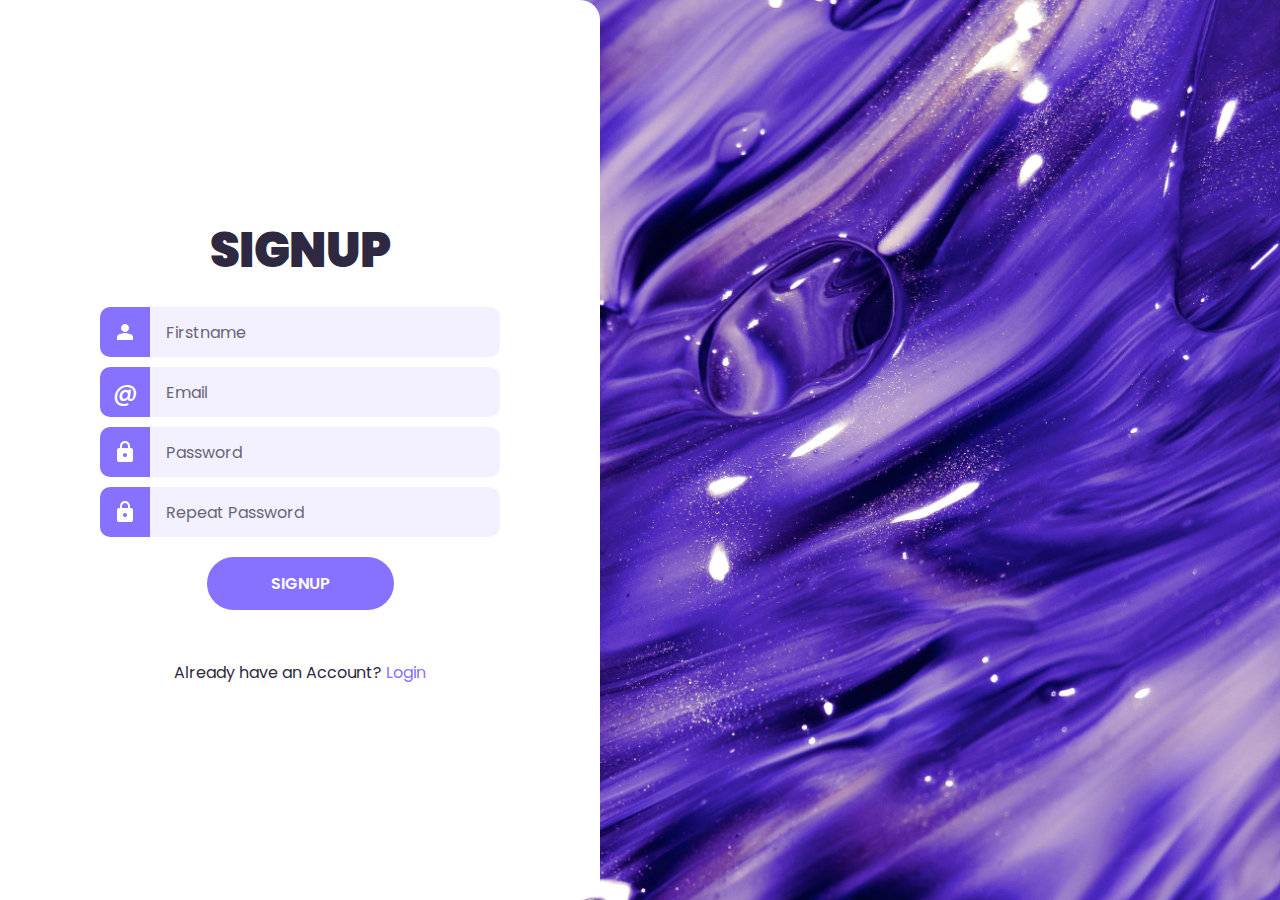
<file: index.html>
<!DOCTYPE html>
<html lang="en">
<head>
    <meta charset="UTF-8">
    <meta name="viewport" content="width=device-width, initial-scale=1.0">
    <title>Signup</title>
    <link rel="stylesheet" href="style.css">
    <link rel="preconnect" href="https://fonts.googleapis.com">
<link rel="preconnect" href="https://fonts.gstatic.com" crossorigin>
<link href="https://fonts.googleapis.com/css2?family=Poppins:ital,wght@0,100;0,200;0,300;0,400;0,500;0,600;0,700;0,800;0,900;1,100;1,200;1,300;1,400;1,500;1,600;1,700;1,800;1,900&display=swap" rel="stylesheet">
</head>
<body>
    <div class="wrapper">
        <h1>Signup</h1>
        <p id="error-message"></p>
        <form id="former">
            <div>
                <label for="firstname-input">
                    <svg xmlns="http://www.w3.org/2000/svg" height="24px" viewBox="0 -960 960 960" width="24px"><path d="M480-480q-66 0-113-47t-47-113q0-66 47-113t113-47q66 0 113 47t47 113q0 66-47 113t-113 47ZM160-160v-112q0-34 17.5-62.5T224-378q62-31 126-46.5T480-440q66 0 130 15.5T736-378q29 15 46.5 43.5T800-272v112H160Z"/></svg>
                </label>
                <input type="text" name="firstname" id="firstname-input" placeholder="Firstname">
            </div>
            <div>
                <label for="email-input">
                    <span>@</span>
                </label>
                <input type="email" name="email" id="email-input" placeholder="Email">
            </div>
            <div>
                <label for="password-input">
                    <svg xmlns="http://www.w3.org/2000/svg" height="24px" viewBox="0 -960 960 960" width="24px"><path d="M240-80q-33 0-56.5-23.5T160-160v-400q0-33 23.5-56.5T240-640h40v-80q0-83 58.5-141.5T480-920q83 0 141.5 58.5T680-720v80h40q33 0 56.5 23.5T800-560v400q0 33-23.5 56.5T720-80H240Zm240-200q33 0 56.5-23.5T560-360q0-33-23.5-56.5T480-440q-33 0-56.5 23.5T400-360q0 33 23.5 56.5T480-280ZM360-640h240v-80q0-50-35-85t-85-35q-50 0-85 35t-35 85v80Z"/></svg>
                </label>
                <input type="password" name="password" id="password-input" placeholder="Password">
            </div>
            <div>
                <label for="repeat-password-input">
                    <svg xmlns="http://www.w3.org/2000/svg" height="24px" viewBox="0 -960 960 960" width="24px"><path d="M240-80q-33 0-56.5-23.5T160-160v-400q0-33 23.5-56.5T240-640h40v-80q0-83 58.5-141.5T480-920q83 0 141.5 58.5T680-720v80h40q33 0 56.5 23.5T800-560v400q0 33-23.5 56.5T720-80H240Zm240-200q33 0 56.5-23.5T560-360q0-33-23.5-56.5T480-440q-33 0-56.5 23.5T400-360q0 33 23.5 56.5T480-280ZM360-640h240v-80q0-50-35-85t-85-35q-50 0-85 35t-35 85v80Z"/></svg>
                </label>
                <input type="password" name="repeat-password" id="repeat-password-input" placeholder="Repeat Password">
            </div>
            <button type="submit">Signup</button>
        </form>
        <p>Already have an Account? <a href="login.html">Login</a></p>
    </div>
    <script type = "text/javascript" src="script.js" defer></script>
</body>
</html>
</file>
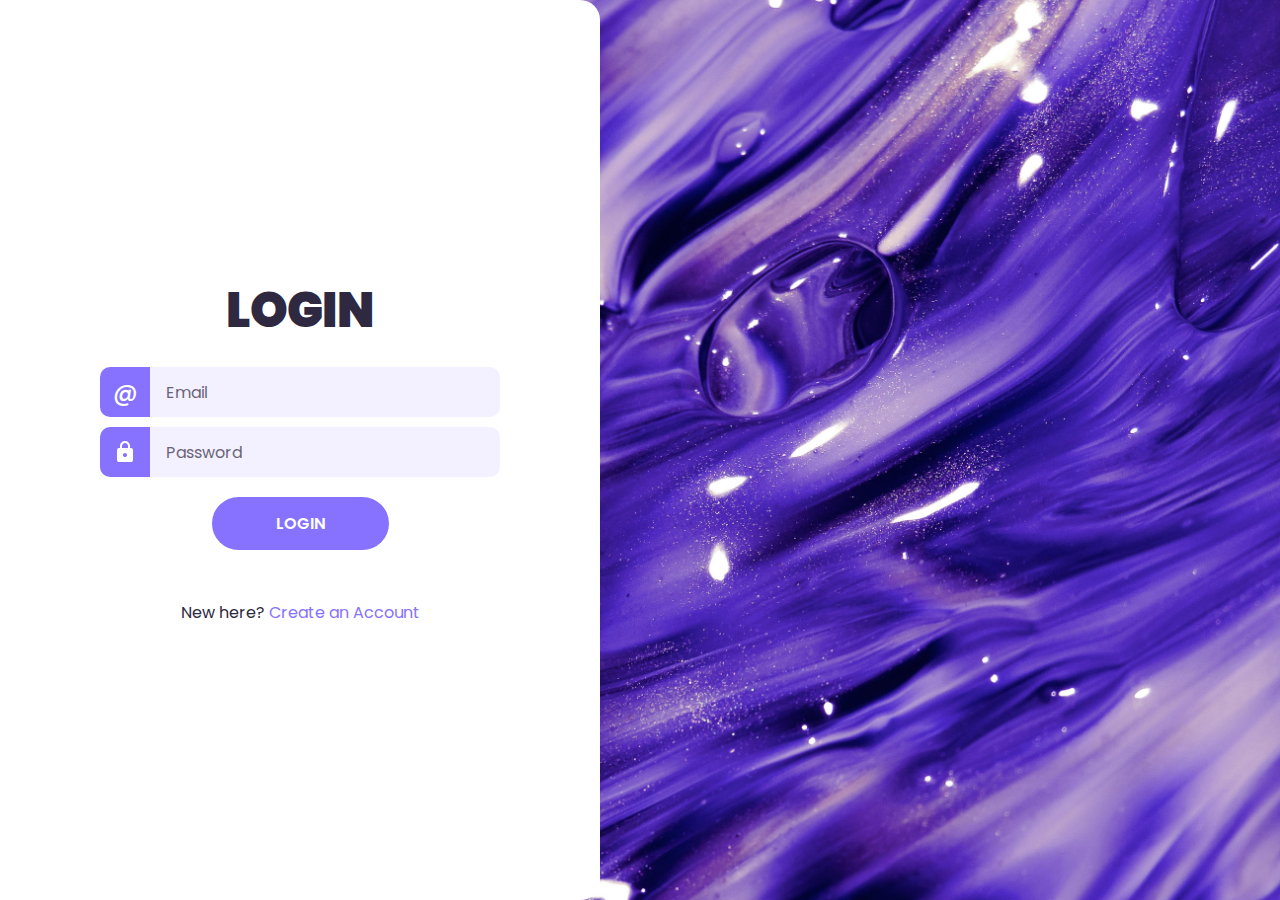
<file: login.html>
<!DOCTYPE html>
<html lang="en">
<head>
    <meta charset="UTF-8">
    <meta name="viewport" content="width=device-width, initial-scale=1.0">
    <title>Signup</title>
    <link rel="stylesheet" href="style.css">
    <link rel="preconnect" href="https://fonts.googleapis.com">
<link rel="preconnect" href="https://fonts.gstatic.com" crossorigin>
<link href="https://fonts.googleapis.com/css2?family=Poppins:ital,wght@0,100;0,200;0,300;0,400;0,500;0,600;0,700;0,800;0,900;1,100;1,200;1,300;1,400;1,500;1,600;1,700;1,800;1,900&display=swap" rel="stylesheet">
</head>
<body>
    <div class="wrapper">
        <h1>Login</h1>
        <p id="error-message"></p>
        <form id="former">
            <div>
                <label for="email-input">
                    <span>@</span>
                </label>
                <input type="email" name="email" id="email-input" placeholder="Email">
            </div>
            <div>
                <label for="password-input">
                    <svg xmlns="http://www.w3.org/2000/svg" height="24px" viewBox="0 -960 960 960" width="24px"><path d="M240-80q-33 0-56.5-23.5T160-160v-400q0-33 23.5-56.5T240-640h40v-80q0-83 58.5-141.5T480-920q83 0 141.5 58.5T680-720v80h40q33 0 56.5 23.5T800-560v400q0 33-23.5 56.5T720-80H240Zm240-200q33 0 56.5-23.5T560-360q0-33-23.5-56.5T480-440q-33 0-56.5 23.5T400-360q0 33 23.5 56.5T480-280ZM360-640h240v-80q0-50-35-85t-85-35q-50 0-85 35t-35 85v80Z"/></svg>
                </label>
                <input type="password" name="password" id="password-input" placeholder="Password">
            </div>
            <button type="submit">Login</button>
        </form>
        <p>New here? <a href="index.html">Create an Account</a></p>
    </div>
    <script type = "text/javascript" src="script.js" defer></script>
</body>
</html>
</file>
<file: style.css>
/* ALWAYS DO THIS WHEN YOU WHAT TO START A NEW WEB PROJECT */
*{
    margin: 0;
    padding: 0;
}

body{
    min-height: 100vh;
    background-image: url('pexels-anniroenkae-3109850.jpg');
    background-size: cover;
    background-position: right;
    /* background-repeat: no-repeat; */
    overflow: hidden;
}

/* ALWAYS DO THIS WHEN YOU WHAT TO START A NEW WEB PROJECT */


:root{
    --accent-color: #8672FF;
    --base-color: white;
    --text-color: #2E2841;
    --input-color: #F3F0FF;
}

html{
    font-family: 'Poppins', 'Segoe UI', Tahoma, Geneva, Verdana, sans-serif;
    font-size: 12pt;
    color: var(--text-color);
    text-align: center;
}


.wrapper{
    box-sizing: border-box;
    background-color: var(--base-color);
    height: 100vh;
    width: max(40%, 600px);
    padding: 10px;
    border-radius: 0px 20px 20px 0px;
    display: flex;
    flex-direction: column;
    justify-content: center;
    align-items: center;
}

.wrapper h1{
    font-size: 3rem;
    font-weight: 900;
    text-transform: uppercase;
}

form{
    width: min(400px, 100%);
    margin-top: 20px;
    margin-bottom: 50px;
    display: flex;
    flex-direction: column;
    align-items: center;
    gap: 10px;
}

form div{
    width: 100%;
    display: flex;
    justify-content: center;
}

form div label{
    flex-shrink: 0;
    height: 50px;
    width: 50px;
    background-color: var(--accent-color);
    fill: var(--base-color);
    color: var(--base-color);
    border-radius: 10px 0px 0px 10px;
    display: flex;
    justify-content: center;
    align-items: center;
    font-size: 1.5rem;
    font-weight: 500;
}

form div input{
    box-sizing: border-box;
    flex-grow: 1;
    min-width: 0;
    height: 50px;
    padding: 1rem;
    font: inherit;
    border-radius: 0px 10px 10px 0px;
    border: 2px solid var(--input-color);
    border-left: none;
    background-color: var(--input-color);
}

form div input:hover{
    border-color: var(--accent-color);
}

form div input:focus{
    outline: none;
    border-color: var(--text-color);
}

div:has(input:focus) > label{
    background-color: var(--text-color);
}

form div input::placeholder{
    color: var(--text-color);
    opacity: 0.7;
}

form button{
    margin-top: 10px;
    border: none;
    border-radius: 1000px;
    padding: 0.85em 4em;
    background-color: var(--accent-color);
    color: var(--base-color);
    font: inherit;
    font-weight: 600;
    text-transform: uppercase;
    cursor: pointer;
}

form button:hover{
    background-color: var(--text-color);
    transition: 150ms ease;
}

form button:focus{
    outline: none;
    background-color: var(--text-color);
}

p a{
    text-decoration: none;
    color: var(--accent-color);
}

p a:hover{
    text-decoration: underline;
}

.incorrect label{
    background-color: #f06272;
}

.incorrect input{
    border-color: #f06272;
}

#error-message{
    color: #f06272;
}










@media (max-width: 1100px){
    .wrapper{
        width: min(600px, 100%);
        border-radius: 0;
    }
}
</file>
